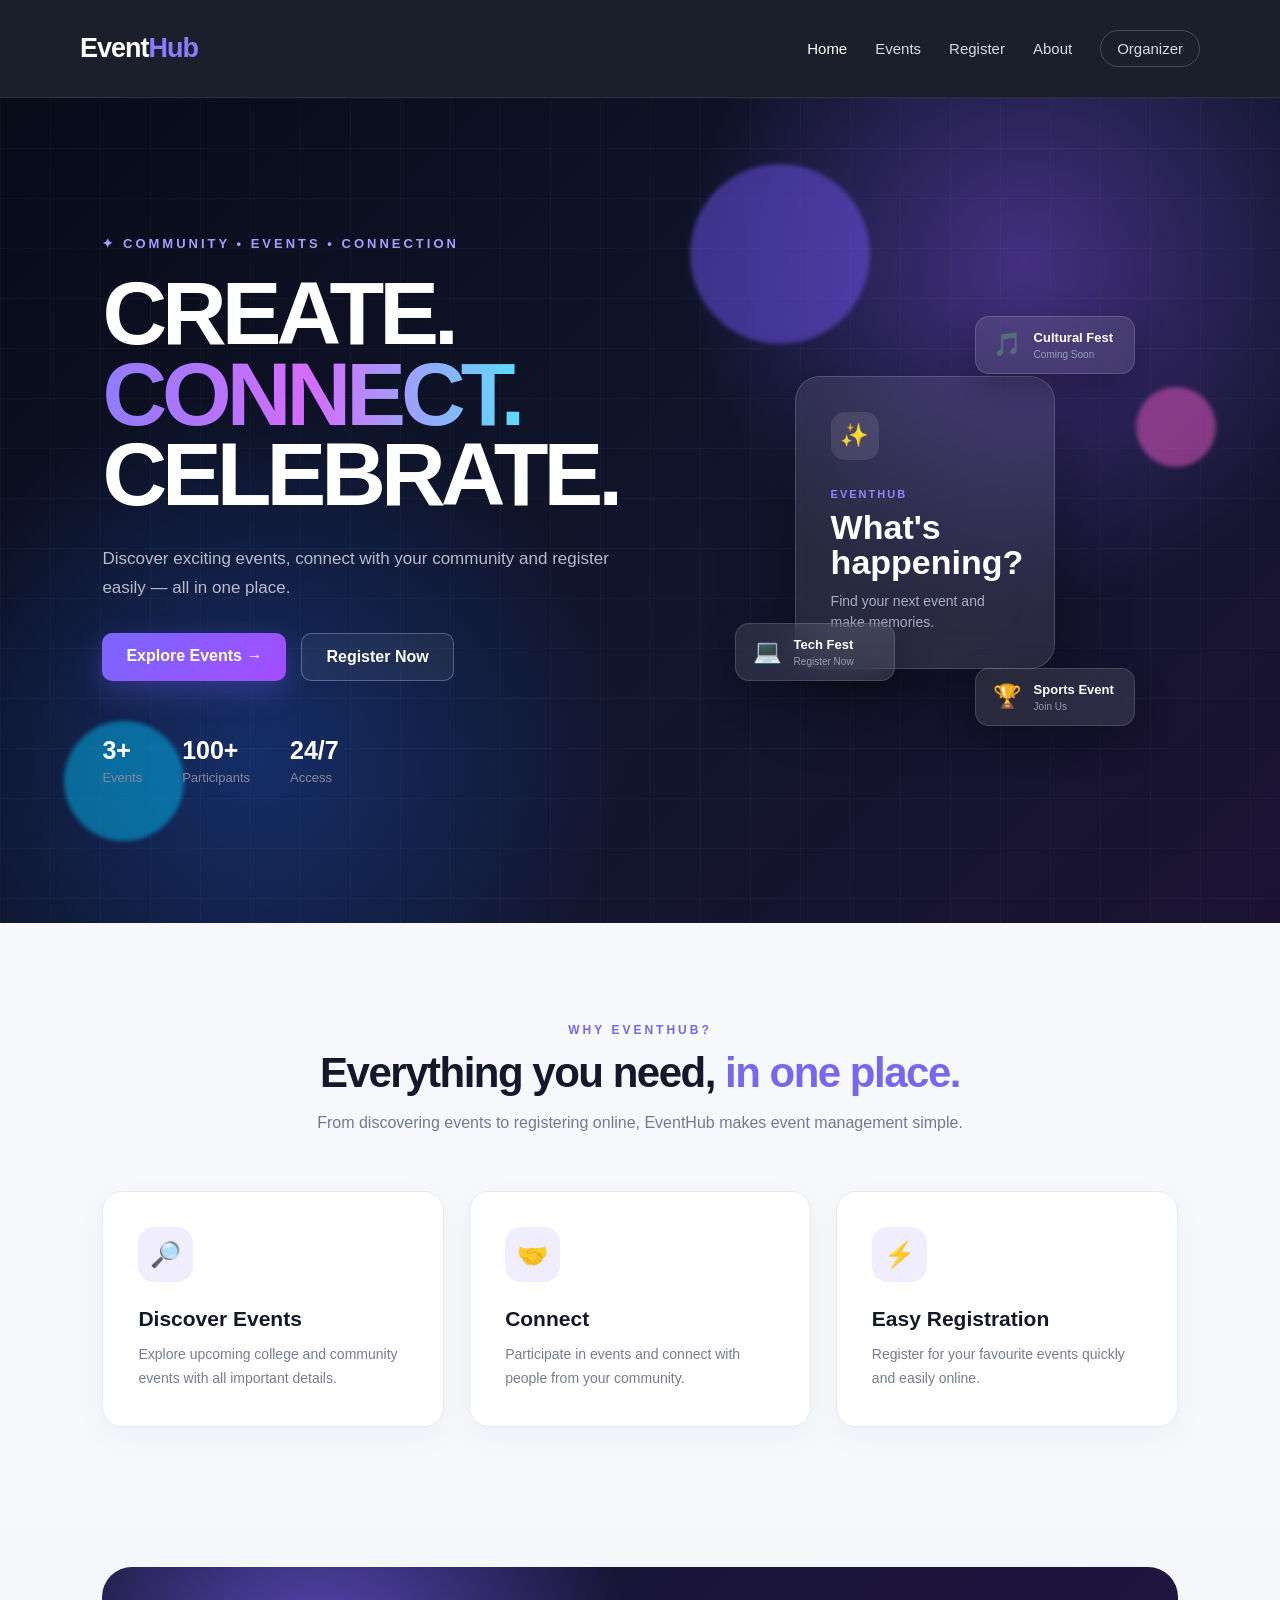
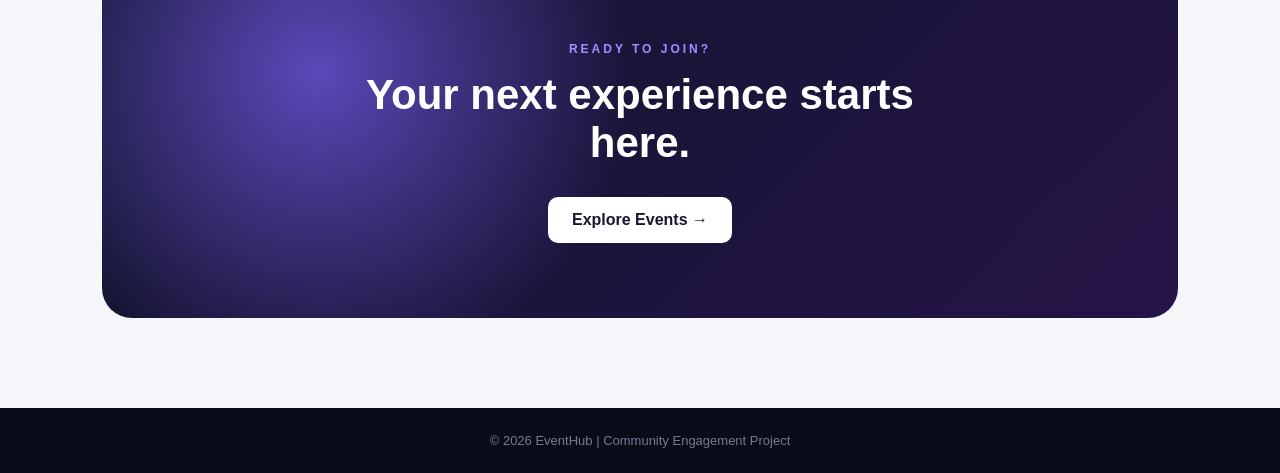
<file: index.html>
<!DOCTYPE html>
<html lang="en">

<head>
    <meta charset="UTF-8">
    <meta name="viewport" content="width=device-width, initial-scale=1.0">

    <title>EventHub | Discover. Connect. Celebrate.</title>

    <link rel="stylesheet" href="style.css">
</head>

<body class="home-page">

    <!-- NAVBAR -->
    <header class="site-header">

        <nav class="site-nav">

            <a href="index.html" class="brand">
                Event<span>Hub</span>
            </a>

            <ul class="site-links">

                <li>
                    <a href="index.html" class="active">Home</a>
                </li>

                <li>
                    <a href="events.html">Events</a>
                </li>

                <li>
                    <a href="register.html">Register</a>
                </li>

                <li>
                    <a href="about.html">About</a>
                </li>

                <li>
                    <a href="admin.html" class="organizer-link">
                        Organizer
                    </a>
                </li>

            </ul>

        </nav>

    </header>


    <!-- HERO SECTION -->
    <main>

        <section class="home-hero">

            <!-- Background glowing circles -->
            <div class="hero-orb orb-one"></div>
            <div class="hero-orb orb-two"></div>
            <div class="hero-orb orb-three"></div>


            <!-- LEFT SIDE -->
            <div class="home-hero-content">

                <p class="hero-small-text">
                    ✦ COMMUNITY • EVENTS • CONNECTION
                </p>

                <h1>
                    CREATE.
                    <br>

                    <span>CONNECT.</span>

                    <br>

                    CELEBRATE.
                </h1>

                <p class="hero-description">
                    Discover exciting events, connect with your community
                    and register easily — all in one place.
                </p>


                <!-- BUTTONS -->
                <div class="hero-actions">

                    <a href="events.html" class="home-btn primary-btn">
                        Explore Events →
                    </a>

                    <a href="register.html" class="home-btn secondary-btn">
                        Register Now
                    </a>

                </div>


                <!-- SMALL STATS -->
                <div class="home-stats">

                    <div class="stat">
                        <h3>3+</h3>
                        <p>Events</p>
                    </div>

                    <div class="stat">
                        <h3>100+</h3>
                        <p>Participants</p>
                    </div>

                    <div class="stat">
                        <h3>24/7</h3>
                        <p>Access</p>
                    </div>

                </div>

            </div>


            <!-- RIGHT SIDE -->
            <div class="hero-visual">

                <div class="floating-card main-card">

                    <div class="card-icon">
                        ✨
                    </div>

                    <p class="card-label">
                        EVENTHUB
                    </p>

                    <h2>
                        What's<br>
                        happening?
                    </h2>

                    <p>
                        Find your next event
                        and make memories.
                    </p>

                </div>


                <div class="floating-card mini-card mini-one">

                    <span>🎵</span>

                    <div>
                        <strong>Cultural Fest</strong>
                        <small>Coming Soon</small>
                    </div>

                </div>


                <div class="floating-card mini-card mini-two">

                    <span>💻</span>

                    <div>
                        <strong>Tech Fest</strong>
                        <small>Register Now</small>
                    </div>

                </div>


                <div class="floating-card mini-card mini-three">

                    <span>🏆</span>

                    <div>
                        <strong>Sports Event</strong>
                        <small>Join Us</small>
                    </div>

                </div>

            </div>

        </section>


        <!-- FEATURES -->
        <section class="home-features">

            <div class="section-heading">

                <p>WHY EVENTHUB?</p>

                <h2>
                    Everything you need,
                    <span>in one place.</span>
                </h2>

                <p class="section-description">
                    From discovering events to registering online,
                    EventHub makes event management simple.
                </p>

            </div>


            <div class="feature-grid">


                <!-- FEATURE 1 -->
                <div class="feature-card">

                    <div class="feature-icon">
                        🔎
                    </div>

                    <h3>
                        Discover Events
                    </h3>

                    <p>
                        Explore upcoming college and community
                        events with all important details.
                    </p>

                </div>


                <!-- FEATURE 2 -->
                <div class="feature-card">

                    <div class="feature-icon">
                        🤝
                    </div>

                    <h3>
                        Connect
                    </h3>

                    <p>
                        Participate in events and connect
                        with people from your community.
                    </p>

                </div>


                <!-- FEATURE 3 -->
                <div class="feature-card">

                    <div class="feature-icon">
                        ⚡
                    </div>

                    <h3>
                        Easy Registration
                    </h3>

                    <p>
                        Register for your favourite events
                        quickly and easily online.
                    </p>

                </div>

            </div>

        </section>


        <!-- FINAL CTA -->
        <section class="home-cta">

            <p>
                READY TO JOIN?
            </p>

            <h2>
                Your next experience
                starts here.
            </h2>

            <a href="events.html" class="home-btn cta-btn">
                Explore Events →
            </a>

        </section>

    </main>


    <!-- FOOTER -->
    <footer class="site-footer">

        <p>
            © 2026 EventHub | Community Engagement Project
        </p>

    </footer>

</body>

</html>
</file>
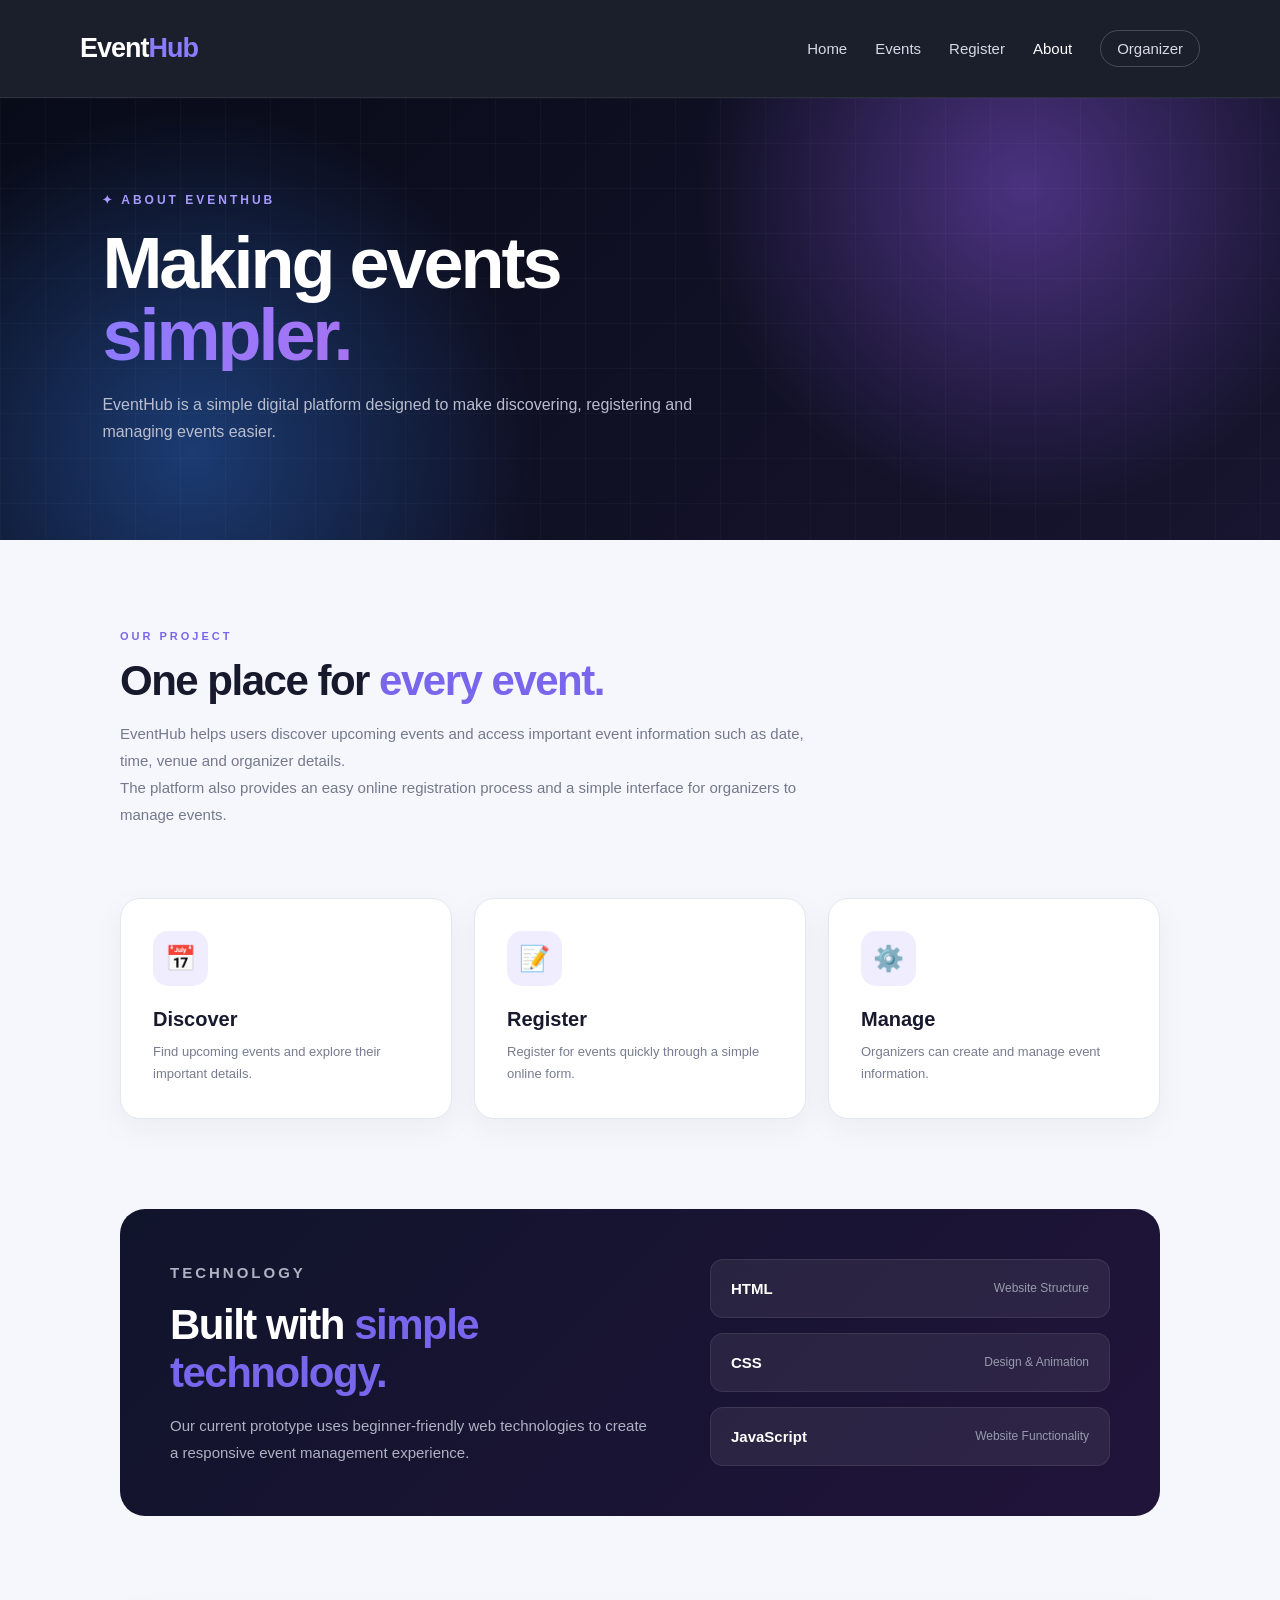
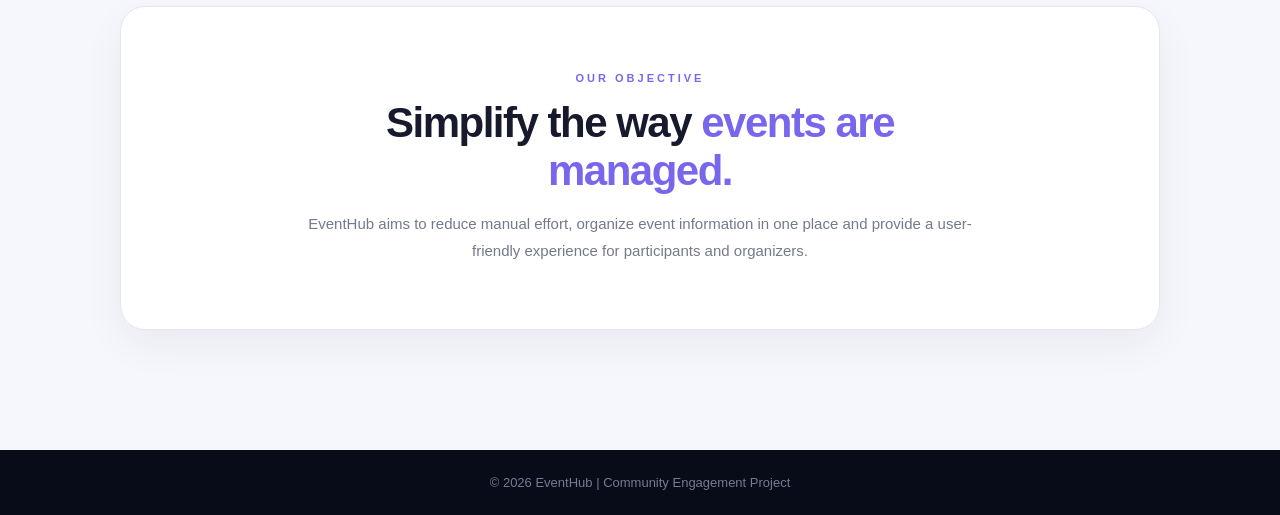
<file: about.html>
<!DOCTYPE html>
<html lang="en">

<head>

    <meta charset="UTF-8">

    <meta name="viewport"
        content="width=device-width, initial-scale=1.0">

    <title>EventHub | About</title>

    <link rel="stylesheet" href="style.css">

</head>


<body class="about-page">


    <!-- NAVIGATION -->

    <header class="site-header">

        <nav class="site-nav">

            <a href="index.html" class="brand">
                Event<span>Hub</span>
            </a>


            <ul class="site-links">

                <li>
                    <a href="index.html">
                        Home
                    </a>
                </li>

                <li>
                    <a href="events.html">
                        Events
                    </a>
                </li>

                <li>
                    <a href="register.html">
                        Register
                    </a>
                </li>

                <li>
                    <a href="about.html"
                       class="active">
                        About
                    </a>
                </li>

                <li>
                    <a href="admin.html"
                       class="organizer-link">
                        Organizer
                    </a>
                </li>

            </ul>

        </nav>

    </header>



    <!-- ABOUT HERO -->

    <section class="about-hero">

        <div class="about-hero-content">

            <p class="about-label">
                ✦ ABOUT EVENTHUB
            </p>


            <h1>
                Making events
                <span>simpler.</span>
            </h1>


            <p>
                EventHub is a simple digital platform
                designed to make discovering,
                registering and managing events easier.
            </p>

        </div>

    </section>



    <!-- ABOUT CONTENT -->

    <main class="about-main">


        <!-- PROJECT INTRODUCTION -->

        <section class="about-intro">

            <div class="about-section-label">
                OUR PROJECT
            </div>


            <h2>
                One place for
                <span>every event.</span>
            </h2>


            <p>
                EventHub helps users discover upcoming
                events and access important event
                information such as date, time,
                venue and organizer details.
            </p>


            <p>
                The platform also provides an easy
                online registration process and a
                simple interface for organizers
                to manage events.
            </p>

        </section>



        <!-- FEATURES -->

        <section class="about-features">

            <div class="about-feature">

                <div class="about-feature-icon">
                    📅
                </div>

                <h3>
                    Discover
                </h3>

                <p>
                    Find upcoming events and
                    explore their important details.
                </p>

            </div>


            <div class="about-feature">

                <div class="about-feature-icon">
                    📝
                </div>

                <h3>
                    Register
                </h3>

                <p>
                    Register for events quickly
                    through a simple online form.
                </p>

            </div>


            <div class="about-feature">

                <div class="about-feature-icon">
                    ⚙️
                </div>

                <h3>
                    Manage
                </h3>

                <p>
                    Organizers can create and
                    manage event information.
                </p>

            </div>

        </section>



        <!-- TECHNOLOGY -->

        <section class="technology-section">

            <div>

                <p class="about-section-label">
                    TECHNOLOGY
                </p>

                <h2>
                    Built with
                    <span>simple technology.</span>
                </h2>

                <p>
                    Our current prototype uses
                    beginner-friendly web technologies
                    to create a responsive event
                    management experience.
                </p>

            </div>


            <div class="tech-list">

                <div class="tech-item">
                    <strong>HTML</strong>
                    <span>Website Structure</span>
                </div>


                <div class="tech-item">
                    <strong>CSS</strong>
                    <span>Design & Animation</span>
                </div>


                <div class="tech-item">
                    <strong>JavaScript</strong>
                    <span>Website Functionality</span>
                </div>

            </div>

        </section>



        <!-- OBJECTIVE -->

        <section class="about-objective">

            <p class="about-section-label">
                OUR OBJECTIVE
            </p>

            <h2>
                Simplify the way
                <span>events are managed.</span>
            </h2>

            <p>
                EventHub aims to reduce manual effort,
                organize event information in one place
                and provide a user-friendly experience
                for participants and organizers.
            </p>

        </section>


    </main>



    <!-- FOOTER -->

    <footer class="site-footer">

        <p>
            © 2026 EventHub | Community Engagement Project
        </p>

    </footer>


</body>

</html>
</file>
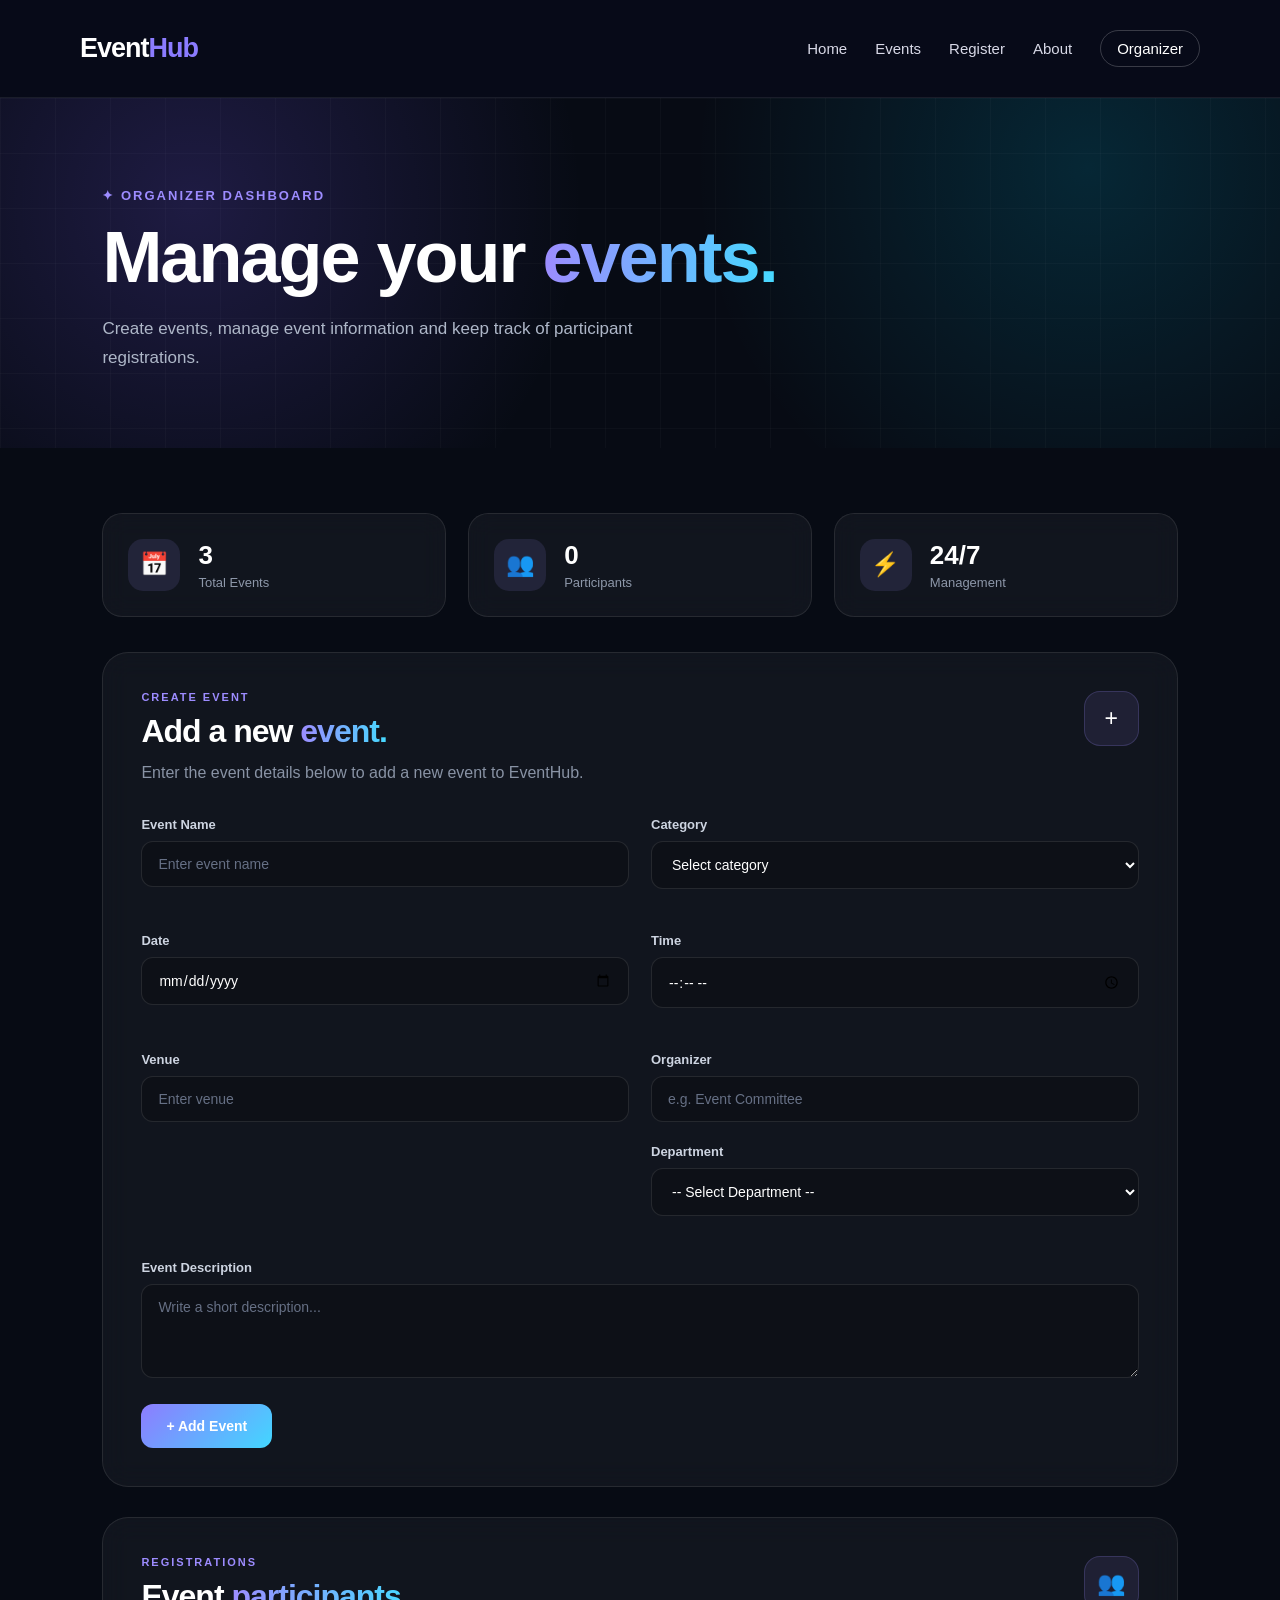
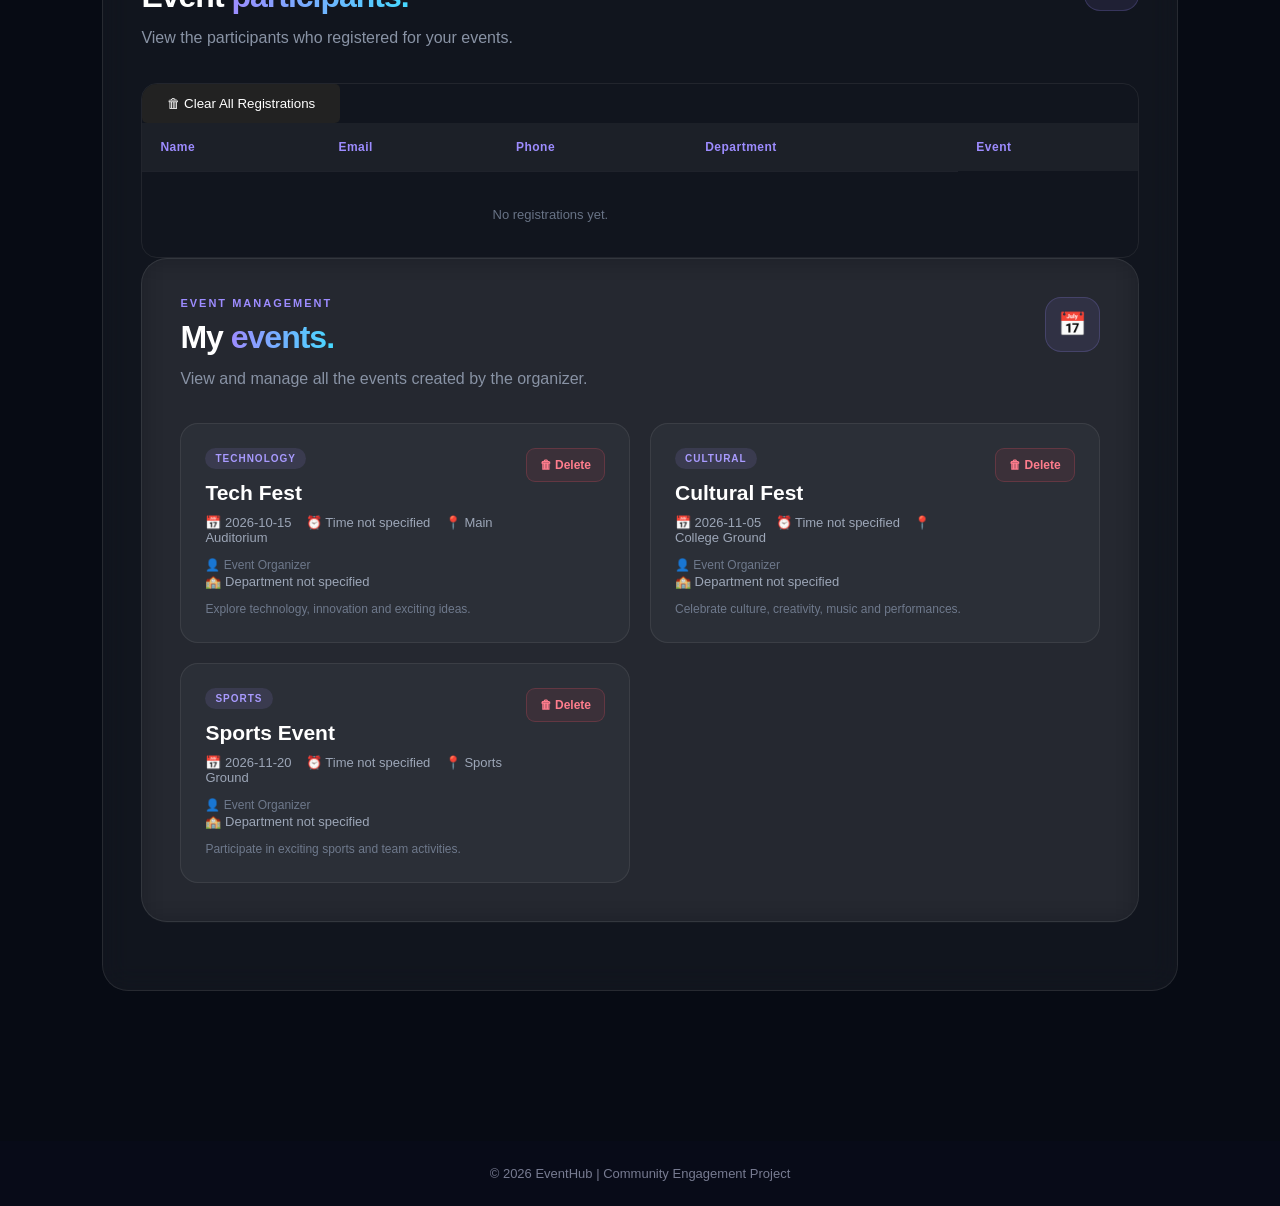
<file: admin.html>
<!DOCTYPE html>
<html lang="en">
<head>
    <meta charset="UTF-8">
    <meta name="viewport" content="width=device-width, initial-scale=1.0">

    <title>EventHub | Organizer</title>

    <link rel="stylesheet" href="style.css">
</head>

<body class="admin-page">

    <!-- NAVBAR -->
    <header class="site-header">
        <nav class="site-nav">

            <a href="index.html" class="brand">
                Event<span>Hub</span>
            </a>

            <ul class="site-links">
                <li><a href="index.html">Home</a></li>
                <li><a href="events.html">Events</a></li>
                <li><a href="register.html">Register</a></li>
                <li><a href="about.html">About</a></li>
                <li>
                    <a href="admin.html" class="organizer-link active">
                        Organizer
                    </a>
                </li>
            </ul>

        </nav>
    </header>


    <!-- ADMIN HERO -->
    <section class="admin-hero">

        <div class="admin-hero-content">

            <p class="admin-label">✦ ORGANIZER DASHBOARD</p>

            <h1>
                Manage your <span>events.</span>
            </h1>

            <p>
                Create events, manage event information and
                keep track of participant registrations.
            </p>

        </div>

    </section>


    <!-- DASHBOARD -->
    <main class="admin-main">

        <!-- STATS -->
        <section class="admin-stats">

            <div class="admin-stat-card">
                <span class="stat-icon">📅</span>
                <div>
                    <h3 id="eventCount">3</h3>
                    <p>Total Events</p>
                </div>
            </div>

            <div class="admin-stat-card">
                <span class="stat-icon">👥</span>
                <div>
                    <h3 id="participantCount">0</h3>
                    <p>Participants</p>
                </div>
            </div>

            <div class="admin-stat-card">
                <span class="stat-icon">⚡</span>
                <div>
                    <h3>24/7</h3>
                    <p>Management</p>
                </div>
            </div>

        </section>


        <!-- ADD EVENT -->
        <section class="admin-card">

            <div class="admin-card-heading">

                <div>
                    <p class="admin-section-label">CREATE EVENT</p>

                    <h2>
                        Add a new <span>event.</span>
                    </h2>

                    <p>
                        Enter the event details below to add
                        a new event to EventHub.
                    </p>
                </div>

                <div class="admin-heading-icon">
                    +
                </div>

            </div>


            <form id="eventForm" class="admin-form">

                <div class="admin-form-grid">

                    <div class="admin-field">
                        <label for="eventName">
                            Event Name
                        </label>

                        <input
                            type="text"
                            id="eventName"
                            placeholder="Enter event name"
                            required
                        >
                    </div>


                    <div class="admin-field">
                        <label for="eventCategory">
                            Category
                        </label>

                        <select id="eventCategory" required>
                            <option value="">
                                Select category
                            </option>

                            <option value="Technology">
                                Technology
                            </option>

                            <option value="Cultural">
                                Cultural
                            </option>

                            <option value="Sports">
                                Sports
                            </option>

                            <option value="Other">
                                Other
                            </option>
                        </select>
                    </div>


                    <div class="admin-field">
                        <label for="eventDate">
                            Date
                        </label>

                        <input
                            type="date"
                            id="eventDate"
                            required
                        >
                    </div>
<div class="admin-field">
    <label for="eventTime">
        Time
    </label>

    <input
        type="time"
        id="eventTime"
        required
    >
</div>

                    <div class="admin-field">
                        <label for="eventVenue">
                            Venue
                        </label>

                        <input
                            type="text"
                            id="eventVenue"
                            placeholder="Enter venue"
                            required
                        >
                    </div>
<div class="admin-field">
    <div class="admin-field">

    <label for="eventOrganizer">
        Organizer
    </label>

    <input
        type="text"
        id="eventOrganizer"
        placeholder="e.g. Event Committee"
        required
    >

</div>


<div class="admin-field">

    <label for="eventDepartment">
        Department
    </label>

    <select id="eventDepartment" required>
        <option value="">
            -- Select Department --
        </option>

        <option value="Computer Engineering">
            Computer Engineering
        </option>

        <option value="Artificial Intelligence & Data Science (AIDS)">
            Artificial Intelligence & Data Science (AIDS)
        </option>

        <option value="Artificial Intelligence & Machine Learning (AIML)">
            Artificial Intelligence & Machine Learning (AIML)
        </option>

        <option value="Civil Engineering">
            Civil Engineering
        </option>

        <option value="Mechanical Engineering">
            Mechanical Engineering
        </option>

        <option value="Electrical Engineering">
            Electrical Engineering
        </option>

        <option value="ENTC Engineering">
            ENTC Engineering
        </option>

        <option value="Other">
            Other
        </option>

    </select>

</div>
</div>
                </div>


                <div class="admin-field">
                    <label for="eventDescription">
                        Event Description
                    </label>

                    <textarea
                        id="eventDescription"
                        rows="4"
                        placeholder="Write a short description..."
                    ></textarea>
                </div>


                <button
                    type="submit"
                    class="admin-submit"
                >
                    + Add Event
                </button>

            </form>

        </section>


        <!-- PARTICIPANTS -->
        <section class="admin-card participants-card">

            <div class="admin-card-heading">

                <div>
                    <p class="admin-section-label">
                        REGISTRATIONS
                    </p>

                    <h2>
                        Event <span>participants.</span>
                    </h2>

                    <p>
                        View the participants who registered
                        for your events.
                    </p>
                </div>

                <div class="admin-heading-icon">
                    👥
                </div>

            </div>


            <div class="table-wrapper">
<button
    type="button"
    class="clear-registration-btn"
    onclick="clearRegistrations()"
>
    🗑 Clear All Registrations
</button>
                <table class="participants-table">

                    <thead>
                        <tr>
                            <th>Name</th>
                            <th>Email</th>
                            <th>Phone</th>
                            <th>Department</th>
                            <th>Event</th>
                        </tr>
                    </thead>

                    <tbody id="participantTableBody">

                        <tr>
                            <td colspan="4" class="empty-row">
                                No registrations yet.
                            </td>
                        </tr>

                    </tbody>

                </table>

            </div>
<!-- MY EVENTS -->
<section class="admin-card">

    <div class="admin-card-heading">

        <div>
            <p class="admin-section-label">
                EVENT MANAGEMENT
            </p>

            <h2>
                My <span>events.</span>
            </h2>

            <p>
                View and manage all the events created by the organizer.
            </p>
        </div>

        <div class="admin-heading-icon">
            📅
        </div>

    </div>


    <div id="adminEventContainer" class="admin-event-container">

        <!-- Events will appear here -->

    </div>

</section>
        </section>

    </main>


    <!-- FOOTER -->
    <footer class="site-footer">
        <p>
            © 2026 EventHub | Community Engagement Project
        </p>
    </footer>


    <script src="script.js"></script>

</body>
</html>
</file>
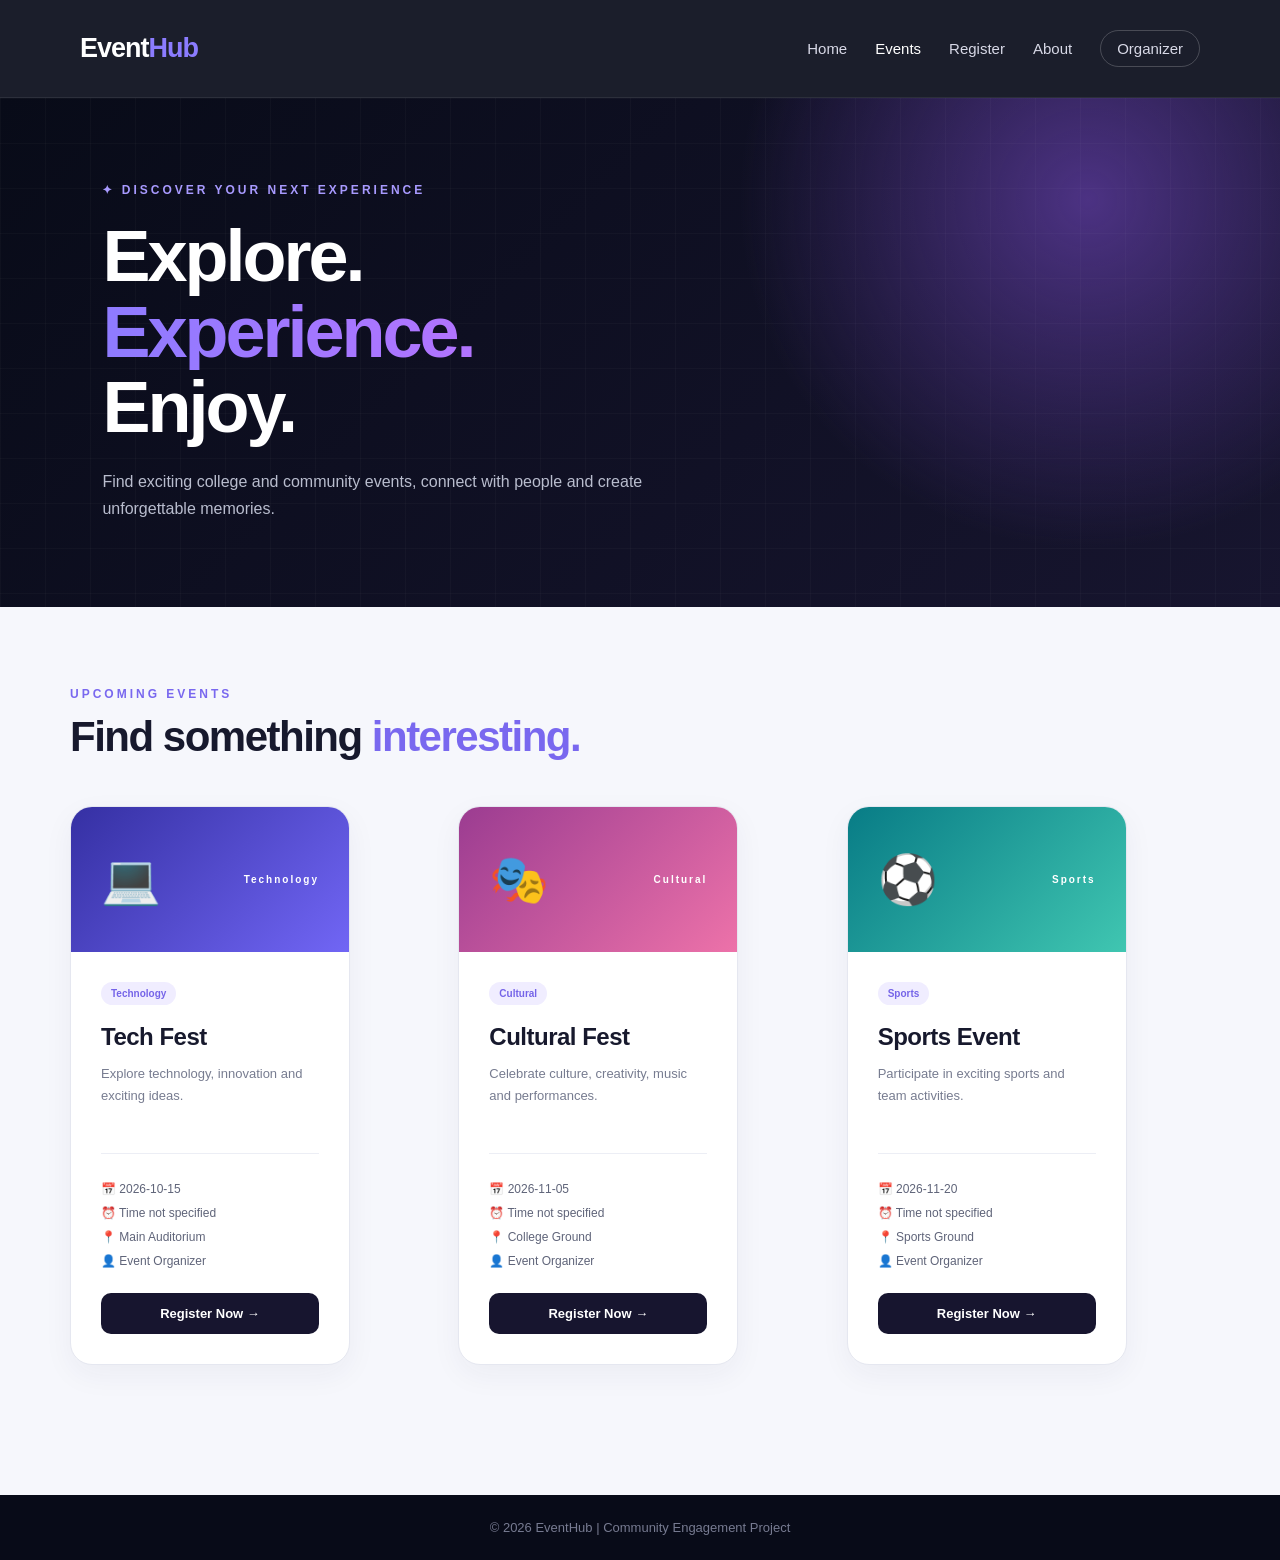
<file: events.html>
<!DOCTYPE html>
<html lang="en">

<head>
    <meta charset="UTF-8">
    <meta name="viewport" content="width=device-width, initial-scale=1.0">

    <title>EventHub | Explore Events</title>

    <link rel="stylesheet" href="style.css">
</head>

<body class="events-page">

    <!-- NAVIGATION -->
    <header class="site-header">

        <nav class="site-nav">

            <a href="index.html" class="brand">
                Event<span>Hub</span>
            </a>

            <ul class="site-links">

                <li>
                    <a href="index.html">Home</a>
                </li>

                <li>
                    <a href="events.html" class="active">Events</a>
                </li>

                <li>
                    <a href="register.html">Register</a>
                </li>

                <li>
                    <a href="about.html">About</a>
                </li>

                <li>
                    <a href="admin.html" class="organizer-link">
                        Organizer
                    </a>
                </li>

            </ul>

        </nav>

    </header>


    <!-- EVENTS HERO -->
    <section class="events-hero">

        <div class="events-hero-content">

            <p class="events-label">
                ✦ DISCOVER YOUR NEXT EXPERIENCE
            </p>

            <h1>
                Explore.
                <span>Experience.</span>
                Enjoy.
            </h1>

            <p>
                Find exciting college and community events,
                connect with people and create unforgettable memories.
            </p>

        </div>

    </section>


    <!-- EVENTS SECTION -->
    <main class="events-main">

        <div class="events-heading">

            <div>
                <p class="section-tag">UPCOMING EVENTS</p>

                <h2>
                    Find something
                    <span>interesting.</span>
                </h2>
            </div>

            <p class="events-count">

            </p>                

        </div>

         <!-- DYNAMIC EVENT CARDS -->

<div id="eventContainer" class="event-container">

    <!-- JavaScript will load events here -->

</div>
 


        </div>

    </main>


    <!-- FOOTER -->
    <footer class="site-footer">

        <p>
            © 2026 EventHub | Community Engagement Project
        </p>

    </footer>
<script src="script.js"></script>

</body>

</html>
</file>
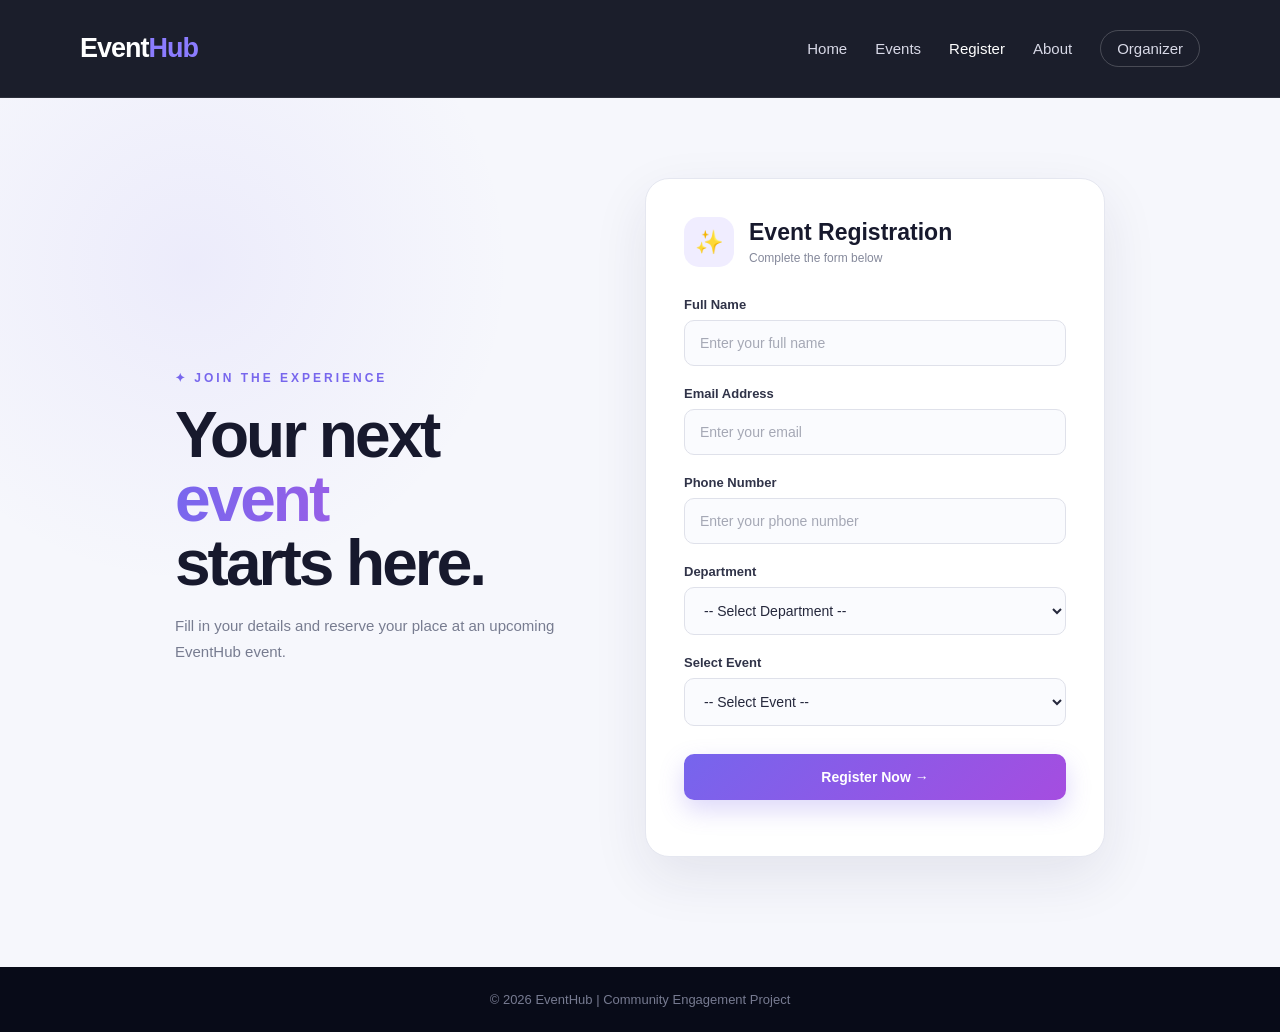
<file: register.html>
<!DOCTYPE html>
<html lang="en">

<head>
    <meta charset="UTF-8">
    <meta name="viewport" content="width=device-width, initial-scale=1.0">

    <title>EventHub | Register</title>

    <link rel="stylesheet" href="style.css">
</head>

<body class="register-page">

    <!-- NAVIGATION -->
    <header class="site-header">

        <nav class="site-nav">

            <a href="index.html" class="brand">
                Event<span>Hub</span>
            </a>

            <ul class="site-links">

                <li>
                    <a href="index.html">Home</a>
                </li>

                <li>
                    <a href="events.html">Events</a>
                </li>

                <li>
                    <a href="register.html" class="active">Register</a>
                </li>

                <li>
                    <a href="about.html">About</a>
                </li>

                <li>
                    <a href="admin.html" class="organizer-link">
                        Organizer
                    </a>
                </li>

            </ul>

        </nav>

    </header>


    <!-- REGISTRATION PAGE -->

    <main class="register-main">

        <div class="register-intro">

            <p class="register-label">
                ✦ JOIN THE EXPERIENCE
            </p>

            <h1>
                Your next
                <span>event</span>
                starts here.
            </h1>

            <p>
                Fill in your details and reserve your place
                at an upcoming EventHub event.
            </p>

        </div>


        <!-- FORM CARD -->

        <section class="register-card">

            <div class="register-card-header">

                <div class="register-icon">
                    ✨
                </div>

                <div>
                    <h2>Event Registration</h2>

                    <p>
                        Complete the form below
                    </p>
                </div>

            </div>


            <form id="registrationForm">

                <div class="form-group">

                    <label for="name">
                        Full Name
                    </label>

                    <input
                        type="text"
                        id="name"
                        placeholder="Enter your full name"
                        required
                    >

                </div>


                <div class="form-group">

                    <label for="email">
                        Email Address
                    </label>

                    <input
                        type="email"
                        id="email"
                        placeholder="Enter your email"
                        required
                    >

                </div>


                <div class="form-group">

                    <label for="phone">
                        Phone Number
                    </label>

                    <input
                        type="tel"
                        id="phone"
                        placeholder="Enter your phone number"
                        required
                    >

                </div>

    <div class="form-group">

    <label for="department">
        Department
    </label>

    <select id="department" required>

        <option value="">
            -- Select Department --
        </option>

        <option value="Computer Engineering">
            Computer Engineering
        </option>

        <option value="AIDS">
            Artificial Intelligence & Data Science (AIDS)
        </option>

        <option value="AIML">
            Artificial Intelligence & Machine Learning (AIML)
        </option>

        <option value="Civil Engineering">
            Civil Engineering
        </option>

        <option value="Mechanical Engineering">
            Mechanical Engineering
        </option>

        <option value="Electrical Engineering">
            Electrical Engineering
        </option>

        <option value="ENTC Engineering">
            ENTC Engineering
        </option>

        <option value="Other">
            Other
        </option>

    </select>

</div>



                <div class="form-group">

                    <label for="event">
                        Select Event
                    </label>

                    <select id="event" required>

    <option value="">
        -- Select Event --
    </option>

</select>

                </div>


                <button
                    type="submit"
                    class="register-submit"
                >
                    Register Now →
                </button>

            </form>


            <p id="message"></p>

        </section>

    </main>


    <!-- FOOTER -->

    <footer class="site-footer">

        <p>
            © 2026 EventHub | Community Engagement Project
        </p>

    </footer>


    <!-- EXISTING JAVASCRIPT -->

    <script src="script.js"></script>

</body>

</html>
</file>
<file: style.css>
* {
    margin: 0;
    padding: 0;
    box-sizing: border-box;
}

body {
    font-family: Arial, sans-serif;
    background-color: #f5f5f5;
}


/* Navigation */

header {
    background-color: #222;
    padding: 15px 50px;
}

nav {
    display: flex;
    justify-content: space-between;
    align-items: center;
}

nav h2 {
    color: white;
}

nav ul {
    display: flex;
    list-style: none;
    gap: 25px;
}

nav ul li a {
    color: white;
    text-decoration: none;
}


/* Hero Section */

.hero {
    text-align: center;
    padding: 80px 20px;
    background-color: #e8f0ff;
}

.hero-content h1 {
    font-size: 45px;
    margin-bottom: 20px;
}

.hero-content p {
    font-size: 18px;
    margin-bottom: 25px;
}

button {
    padding: 12px 25px;
    border: none;
    border-radius: 5px;
    background-color: #222;
    color: white;
    cursor: pointer;
}


/* Events */

.events {
    padding: 50px;
    text-align: center;
}

.events h2 {
    margin-bottom: 30px;
}

.event-container {
    display: flex;
    justify-content: center;
    gap: 25px;
    flex-wrap: wrap;
}

.event-card {
    background-color: white;
    width: 280px;
    padding: 25px;
    border-radius: 10px;
    box-shadow: 0 3px 10px rgba(0, 0, 0, 0.1);
}

.event-card h3 {
    margin-bottom: 15px;
}

.event-card p {
    margin: 10px 0;
}

.event-card button {
    margin-top: 15px;
}


/* Footer */

footer {
    text-align: center;
    background-color: #222;
    color: white;
    padding: 20px;
    margin-top: 30px;
}
/* Registration Page */

.registration {
    width: 400px;
    margin: 50px auto;
    background-color: white;
    padding: 30px;
    border-radius: 10px;
    box-shadow: 0 3px 10px rgba(0, 0, 0, 0.1);
}

.registration h1 {
    text-align: center;
    margin-bottom: 25px;
}

.registration label {
    display: block;
    margin-top: 15px;
    margin-bottom: 5px;
}

.registration input,
.registration select {
    width: 100%;
    padding: 10px;
    border: 1px solid #ccc;
    border-radius: 5px;
}

.registration button {
    width: 100%;
    margin-top: 20px;
}

#message {
    text-align: center;
    margin-top: 20px;
}
/* Admin Dashboard */

.admin {
    padding: 50px;
    max-width: 900px;
    margin: auto;
}

.admin h1 {
    text-align: center;
    margin-bottom: 10px;
}

.admin > p {
    text-align: center;
    margin-bottom: 30px;
}

.admin-box {
    background-color: white;
    padding: 30px;
    border-radius: 10px;
    box-shadow: 0 3px 10px rgba(0, 0, 0, 0.1);
}

.admin-box h2 {
    margin-bottom: 20px;
}

.admin-box label {
    display: block;
    margin-top: 15px;
    margin-bottom: 5px;
}

.admin-box input {
    width: 100%;
    padding: 10px;
    border: 1px solid #ccc;
    border-radius: 5px;
}

.admin-box button {
    margin-top: 20px;
}

.event-list {
    margin-top: 40px;
}

.event-list h2 {
    margin-bottom: 20px;
}
/* Participants Table */

.participants {
    margin-top: 40px;
    background-color: white;
    padding: 25px;
    border-radius: 10px;
    box-shadow: 0 3px 10px rgba(0, 0, 0, 0.1);
}

.participants h2 {
    margin-bottom: 20px;
}

.participants table {
    width: 100%;
    border-collapse: collapse;
}

.participants th,
.participants td {
    border: 1px solid #ddd;
    padding: 12px;
    text-align: left;
}

.participants th {
    background-color: #222;
    color: white;
}
/* =========================================
   EVENTHUB - NEW HOME PAGE DESIGN
   ========================================= */

.home-page {
    margin: 0;
    font-family: Arial, Helvetica, sans-serif;
    background: #f5f7fb;
    color: #15172b;
}


/* ================= NAVBAR ================= */

.site-header {
    position: sticky;
    top: 0;
    z-index: 1000;
    background: rgba(8, 11, 25, 0.92);
    backdrop-filter: blur(15px);
    border-bottom: 1px solid rgba(255,255,255,0.08);
}

.site-nav {
    max-width: 1200px;
    margin: auto;
    padding: 18px 30px;

    display: flex;
    align-items: center;
    justify-content: space-between;
}

.brand {
    color: white;
    text-decoration: none;
    font-size: 27px;
    font-weight: 800;
    letter-spacing: -1px;
}

.brand span {
    color: #8b7cff;
}

.site-links {
    list-style: none;
    display: flex;
    gap: 28px;
    margin: 0;
    padding: 0;
    align-items: center;
}

.site-links a {
    color: #d8d9e7;
    text-decoration: none;
    font-size: 15px;
    font-weight: 500;

    transition: 0.3s ease;
}

.site-links a:hover,
.site-links a.active {
    color: white;
}

.organizer-link {
    padding: 9px 16px;
    border: 1px solid rgba(255,255,255,0.2);
    border-radius: 20px;
}


/* ================= HERO ================= */

.home-hero {
    min-height: calc(100vh - 75px);

    position: relative;
    overflow: hidden;

    display: flex;
    align-items: center;
    justify-content: space-between;

    padding: 70px 8%;

    color: white;

    background:
        radial-gradient(circle at 80% 20%, #423080 0%, transparent 28%),
        radial-gradient(circle at 20% 80%, #152e68 0%, transparent 30%),
        linear-gradient(135deg, #080b18, #11162d 55%, #1b1233);
}


/* Background grid */

.home-hero::before {
    content: "";

    position: absolute;
    inset: 0;

    background-image:
        linear-gradient(rgba(255,255,255,0.025) 1px, transparent 1px),
        linear-gradient(90deg, rgba(255,255,255,0.025) 1px, transparent 1px);

    background-size: 50px 50px;

    pointer-events: none;
}


/* Glowing circles */

.hero-orb {
    position: absolute;
    border-radius: 50%;
    filter: blur(2px);
    opacity: 0.45;
    animation: floating 7s ease-in-out infinite;
}

.orb-one {
    width: 180px;
    height: 180px;
    background: #7658ff;
    top: 8%;
    right: 32%;
}

.orb-two {
    width: 120px;
    height: 120px;
    background: #00c6ff;
    bottom: 10%;
    left: 5%;
    animation-delay: 2s;
}

.orb-three {
    width: 80px;
    height: 80px;
    background: #ff5ccf;
    top: 35%;
    right: 5%;
    animation-delay: 4s;
}


/* ================= HERO CONTENT ================= */

.home-hero-content {
    position: relative;
    z-index: 2;

    max-width: 650px;

    animation: fadeUp 1s ease;
}

.hero-small-text {
    color: #a99cff;
    font-size: 13px;
    font-weight: 700;
    letter-spacing: 3px;
    margin-bottom: 22px;
}

.home-hero h1 {
    margin: 0;

    font-size: clamp(55px, 7vw, 92px);
    line-height: 0.9;

    font-weight: 900;
    letter-spacing: -5px;
}

.home-hero h1 span {
    background: linear-gradient(
        90deg,
        #8f7cff,
        #d66cff,
        #5ddcff
    );

    -webkit-background-clip: text;
    -webkit-text-fill-color: transparent;
}

.hero-description {
    max-width: 540px;

    margin: 30px 0;

    color: #b8bbca;

    font-size: 17px;
    line-height: 1.7;
}


/* ================= BUTTONS ================= */

.hero-actions {
    display: flex;
    gap: 15px;
    flex-wrap: wrap;
}

.home-btn {
    display: inline-block;

    padding: 14px 24px;

    border-radius: 10px;

    text-decoration: none;

    font-weight: 700;

    transition: 0.3s ease;
}

.primary-btn {
    color: white;

    background: linear-gradient(
        135deg,
        #7967ff,
        #a34cff
    );

    box-shadow: 0 10px 30px rgba(121,103,255,0.3);
}

.primary-btn:hover {
    transform: translateY(-3px);
    box-shadow: 0 15px 35px rgba(121,103,255,0.45);
}

.secondary-btn {
    color: white;

    border: 1px solid rgba(255,255,255,0.25);

    background: rgba(255,255,255,0.06);
}

.secondary-btn:hover {
    background: rgba(255,255,255,0.12);
    transform: translateY(-3px);
}


/* ================= STATS ================= */

.home-stats {
    display: flex;
    gap: 40px;
    margin-top: 55px;
}

.stat h3 {
    margin: 0;

    font-size: 25px;
    color: white;
}

.stat p {
    margin: 5px 0 0;

    font-size: 13px;
    color: #85899e;
}


/* ================= HERO VISUAL ================= */

.hero-visual {
    position: relative;

    width: 400px;
    height: 430px;

    margin-right: 4%;

    animation: fadeIn 1.2s ease;
}


/* Main glass card */

.main-card {
    position: absolute;

    width: 260px;

    top: 80px;
    left: 60px;

    padding: 35px;

    border-radius: 25px;

    background: rgba(255,255,255,0.09);

    border: 1px solid rgba(255,255,255,0.16);

    backdrop-filter: blur(20px);

    box-shadow:
        0 30px 70px rgba(0,0,0,0.35);

    animation: cardFloat 5s ease-in-out infinite;
}

.card-icon {
    width: 48px;
    height: 48px;

    display: flex;
    align-items: center;
    justify-content: center;

    border-radius: 14px;

    background: rgba(255,255,255,0.1);

    font-size: 23px;
}

.card-label {
    color: #9285ff;
    font-size: 11px;
    letter-spacing: 2px;
    font-weight: bold;
    margin-top: 28px;
}

.main-card h2 {
    font-size: 34px;
    line-height: 1.05;
    margin: 10px 0;
}

.main-card p:last-child {
    color: #aaaec0;
    font-size: 14px;
    line-height: 1.5;
}


/* Floating mini cards */

.mini-card {
    position: absolute;

    display: flex;
    align-items: center;
    gap: 12px;

    padding: 13px 17px;

    border-radius: 14px;

    background: rgba(255,255,255,0.1);

    border: 1px solid rgba(255,255,255,0.14);

    backdrop-filter: blur(18px);

    box-shadow: 0 15px 35px rgba(0,0,0,0.25);

    min-width: 160px;
}

.mini-card span {
    font-size: 23px;
}

.mini-card strong {
    display: block;
    color: white;
    font-size: 13px;
}

.mini-card small {
    display: block;
    color: #999db2;
    margin-top: 4px;
    font-size: 10px;
}

.mini-one {
    top: 20px;
    right: 0;

    animation: cardFloat 5s ease-in-out infinite;
}

.mini-two {
    bottom: 45px;
    left: 0;

    animation: cardFloat 6s ease-in-out infinite;
    animation-delay: 1s;
}

.mini-three {
    bottom: 0;
    right: 0;

    animation: cardFloat 5.5s ease-in-out infinite;
    animation-delay: 2s;
}


/* ================= FEATURES ================= */

.home-features {
    padding: 100px 8%;

    background: #f7f8fc;
}

.section-heading {
    max-width: 650px;
    margin: auto;

    text-align: center;
}

.section-heading > p:first-child {
    color: #7666ed;

    font-size: 12px;

    font-weight: 800;

    letter-spacing: 3px;
}

.section-heading h2 {
    margin: 12px 0;

    font-size: 42px;
    letter-spacing: -1.5px;
}

.section-heading h2 span {
    color: #7867ee;
}

.section-description {
    color: #74798c;
    line-height: 1.7;
}


/* Feature cards */

.feature-grid {
    max-width: 1100px;

    margin: 55px auto 0;

    display: grid;

    grid-template-columns:
        repeat(3, 1fr);

    gap: 25px;
}

.feature-card {
    padding: 35px;

    border-radius: 20px;

    background: white;

    border: 1px solid #e8eaf1;

    transition: 0.35s ease;

    box-shadow:
        0 10px 30px rgba(25,30,60,0.04);
}

.feature-card:hover {
    transform: translateY(-10px);

    box-shadow:
        0 20px 45px rgba(25,30,60,0.12);
}

.feature-icon {
    width: 55px;
    height: 55px;

    display: flex;
    align-items: center;
    justify-content: center;

    border-radius: 16px;

    background: #f0edff;

    font-size: 25px;

    margin-bottom: 25px;
}

.feature-card h3 {
    font-size: 21px;
    margin-bottom: 12px;
}

.feature-card p {
    color: #777c8e;

    line-height: 1.7;

    font-size: 14px;
}


/* ================= CTA ================= */

.home-cta {
    margin: 40px 8% 90px;

    padding: 75px 30px;

    text-align: center;

    color: white;

    border-radius: 30px;

    background:
        radial-gradient(circle at 20% 30%, #5b48b9, transparent 35%),
        linear-gradient(135deg, #11152d, #251447);

    overflow: hidden;
}

.home-cta p {
    color: #9d91ff;

    font-size: 12px;

    font-weight: bold;

    letter-spacing: 3px;
}

.home-cta h2 {
    font-size: 42px;

    max-width: 600px;

    margin: 15px auto 30px;
}

.cta-btn {
    color: white;

    background: white;

    color: #19162d;
}

.cta-btn:hover {
    transform: translateY(-3px);
}


/* ================= FOOTER ================= */

.site-footer {
    padding: 25px;

    text-align: center;

    background: #080b18;

    color: #777b91;

    font-size: 13px;
}


/* ================= ANIMATIONS ================= */

@keyframes fadeUp {

    from {
        opacity: 0;
        transform: translateY(30px);
    }

    to {
        opacity: 1;
        transform: translateY(0);
    }

}

@keyframes fadeIn {

    from {
        opacity: 0;
        transform: translateX(40px);
    }

    to {
        opacity: 1;
        transform: translateX(0);
    }

}

@keyframes floating {

    0%, 100% {
        transform: translateY(0);
    }

    50% {
        transform: translateY(-25px);
    }

}

@keyframes cardFloat {

    0%, 100% {
        transform: translateY(0);
    }

    50% {
        transform: translateY(-12px);
    }

}


/* ================= MOBILE ================= */

@media (max-width: 900px) {

    .home-hero {
        flex-direction: column;

        text-align: center;

        padding: 70px 25px;
    }

    .home-hero-content {
        max-width: 700px;
    }

    .hero-actions {
        justify-content: center;
    }

    .home-stats {
        justify-content: center;
    }

    .hero-visual {
        margin-top: 60px;
        margin-right: 0;

        transform: scale(0.85);
    }

    .feature-grid {
        grid-template-columns: 1fr;
        max-width: 500px;
    }

}


@media (max-width: 650px) {

    .site-nav {
        padding: 15px 18px;
    }

    .site-links {
        gap: 12px;
    }

    .site-links a {
        font-size: 12px;
    }

    .organizer-link {
        display: none;
    }

    .home-hero h1 {
        font-size: 52px;
        letter-spacing: -3px;
    }

    .hero-description {
        font-size: 15px;
    }

    .hero-visual {
        transform: scale(0.7);
        margin-top: 20px;
    }

    .section-heading h2 {
        font-size: 32px;
    }

    .home-cta h2 {
        font-size: 32px;
    }

}

/* =========================================
   EVENTHUB - EVENTS PAGE DESIGN
   ========================================= */

.events-page {
    margin: 0;
    font-family: Arial, Helvetica, sans-serif;
    background: #f6f7fc;
    color: #17192d;
}


/* ================= EVENTS HERO ================= */

.events-hero {
    position: relative;
    overflow: hidden;

    padding: 85px 8%;

    color: white;

    background:
        radial-gradient(circle at 85% 20%, #4c3283, transparent 30%),
        linear-gradient(135deg, #080b18, #17152f);
}

.events-hero::before {
    content: "";

    position: absolute;
    inset: 0;

    background-image:
        linear-gradient(rgba(255,255,255,0.025) 1px, transparent 1px),
        linear-gradient(90deg, rgba(255,255,255,0.025) 1px, transparent 1px);

    background-size: 45px 45px;
}

.events-hero-content {
    position: relative;
    z-index: 1;

    max-width: 800px;

    animation: fadeUp 0.8s ease;
}

.events-label {
    color: #a89aff;

    font-size: 12px;
    font-weight: bold;
    letter-spacing: 3px;
}

.events-hero h1 {
    margin: 22px 0;

    font-size: clamp(42px, 6vw, 72px);

    line-height: 1.05;
    letter-spacing: -3px;
}

.events-hero h1 span {
    display: block;

    background: linear-gradient(
        90deg,
        #8e7bff,
        #dc6cff
    );

    -webkit-background-clip: text;
    -webkit-text-fill-color: transparent;
}

.events-hero-content > p:last-child {
    max-width: 570px;

    color: #b9bdce;

    font-size: 16px;
    line-height: 1.7;
}


/* ================= MAIN SECTION ================= */

.events-main {
    max-width: 1200px;

    margin: auto;

    padding: 80px 30px 100px;
}

.events-heading {
    display: flex;

    align-items: end;
    justify-content: space-between;

    gap: 25px;

    margin-bottom: 45px;
}

.section-tag {
    color: #7968ef;

    font-size: 12px;
    font-weight: bold;

    letter-spacing: 3px;
}

.events-heading h2 {
    margin: 12px 0 0;

    font-size: 42px;
    letter-spacing: -1.5px;
}

.events-heading h2 span {
    color: #7968ef;
}

.events-count {
    color: #73788d;

    font-size: 13px;
}


/* ================= EVENT GRID ================= */

.events-main .event-container {
    display: grid;

    grid-template-columns:
        repeat(3, minmax(0, 1fr));

    gap: 25px;

    margin: 0;
}


/* ================= EVENT CARD ================= */

.events-main .event-card {
    overflow: hidden;

    padding: 0;

    border: 1px solid #e5e7f0;

    border-radius: 22px;

    background: white;

    box-shadow: 0 10px 30px rgba(30,35,70,0.05);

    transition:
        transform 0.35s ease,
        box-shadow 0.35s ease;

    animation: fadeUp 0.8s ease;
}

.events-main .event-card:hover {
    transform: translateY(-10px);

    box-shadow: 0 22px 45px rgba(30,35,70,0.13);
}


/* ================= EVENT TOP ================= */

.event-top {
    min-height: 145px;

    display: flex;

    align-items: center;
    justify-content: space-between;

    padding: 25px 30px;

    color: white;
}

.event-top span {
    font-size: 48px;
}

.event-top p {
    margin: 0;

    font-size: 10px;
    font-weight: bold;

    letter-spacing: 2px;
}

.tech-event {
    background: linear-gradient(135deg, #3530a3, #7166f5);
}

.cultural-event {
    background: linear-gradient(135deg, #9b3c91, #ed72a9);
}

.sports-event {
    background: linear-gradient(135deg, #087c86, #40c6b1);
}


/* ================= EVENT CONTENT ================= */

.event-content {
    padding: 30px;
}

.event-badge {
    display: inline-block;

    padding: 6px 10px;

    border-radius: 20px;

    background: #f0edff;

    color: #7564e8;

    font-size: 10px;
    font-weight: bold;
}

.event-content h3 {
    margin: 18px 0 12px;

    font-size: 24px;
    letter-spacing: -0.5px;
}

.event-description {
    min-height: 65px;

    color: #777c90;

    font-size: 13px;
    line-height: 1.7;
}

.event-info {
    margin: 25px 0;

    padding-top: 18px;

    border-top: 1px solid #eceef5;
}

.event-info p {
    margin: 10px 0;

    color: #5f6479;

    font-size: 12px;
}


/* ================= REGISTER BUTTON ================= */

.event-register-btn {
    display: block;

    padding: 13px;

    border-radius: 10px;

    text-align: center;

    text-decoration: none;

    color: white;

    background: #17152f;

    font-size: 13px;
    font-weight: bold;

    transition: 0.3s ease;
}

.event-register-btn:hover {
    background: #7665ed;

    transform: translateY(-2px);
}


/* ================= RESPONSIVE ================= */

@media (max-width: 950px) {

    .events-main .event-container {
        grid-template-columns: repeat(2, minmax(0, 1fr));
    }

    .events-heading {
        align-items: start;
        flex-direction: column;
    }

}


@media (max-width: 650px) {

    .events-hero {
        padding: 65px 25px;
    }

    .events-hero h1 {
        font-size: 45px;
        letter-spacing: -2px;
    }

    .events-main {
        padding: 55px 20px;
    }

    .events-main .event-container {
        grid-template-columns: 1fr;
    }

    .events-heading h2 {
        font-size: 32px;
    }

}
/* =========================================
   EVENTHUB - REGISTER PAGE
   ========================================= */

.register-page {
    margin: 0;
    font-family: Arial, Helvetica, sans-serif;
    background: #f6f7fc;
    color: #17192d;
}


/* ================= MAIN ================= */

.register-main {
    min-height: calc(100vh - 130px);

    padding: 80px 25px;

    display: flex;
    align-items: center;
    justify-content: center;

    gap: 80px;

    background:
        radial-gradient(
            circle at 15% 20%,
            rgba(119, 101, 239, 0.08),
            transparent 25%
        ),
        #f6f7fc;
}


/* ================= INTRO ================= */

.register-intro {
    max-width: 450px;

    animation: fadeUp 0.8s ease;
}

.register-label {
    color: #7766ed;

    font-size: 12px;
    font-weight: bold;

    letter-spacing: 3px;
}

.register-intro h1 {
    margin: 18px 0;

    font-size: clamp(42px, 5vw, 65px);

    line-height: 1;

    letter-spacing: -3px;
}

.register-intro h1 span {
    display: block;

    background:
        linear-gradient(
            90deg,
            #7967ee,
            #c052dc
        );

    -webkit-background-clip: text;
    -webkit-text-fill-color: transparent;
}

.register-intro > p:last-child {
    color: #777c90;

    line-height: 1.7;

    font-size: 15px;

    max-width: 390px;
}


/* ================= FORM CARD ================= */

.register-card {
    width: 100%;
    max-width: 460px;

    padding: 38px;

    background: white;

    border: 1px solid #e5e7f0;

    border-radius: 24px;

    box-shadow:
        0 20px 55px rgba(35, 38, 75, 0.09);

    animation: fadeIn 0.9s ease;
}


/* ================= CARD HEADER ================= */

.register-card-header {
    display: flex;

    align-items: center;

    gap: 15px;

    margin-bottom: 30px;
}

.register-icon {
    width: 50px;
    height: 50px;

    display: flex;

    align-items: center;
    justify-content: center;

    border-radius: 15px;

    background: #f0edff;

    font-size: 23px;
}

.register-card-header h2 {
    margin: 0 0 5px;

    font-size: 23px;
}

.register-card-header p {
    margin: 0;

    color: #85899b;

    font-size: 12px;
}


/* ================= FORM ================= */

.form-group {
    margin-bottom: 20px;
}

.form-group label {
    display: block;

    margin-bottom: 8px;

    color: #303348;

    font-size: 13px;

    font-weight: 700;
}

.form-group input,
.form-group select {
    width: 100%;

    box-sizing: border-box;

    padding: 14px 15px;

    border: 1px solid #dfe1ea;

    border-radius: 10px;

    background: #fafbfe;

    color: #25283c;

    font-size: 14px;

    outline: none;

    transition: 0.25s ease;
}

.form-group input::placeholder {
    color: #a5a8b5;
}

.form-group input:focus,
.form-group select:focus {
    border-color: #7967ee;

    background: white;

    box-shadow:
        0 0 0 4px rgba(121, 103, 238, 0.10);
}


/* ================= SUBMIT ================= */

.register-submit {
    width: 100%;

    margin-top: 8px;

    padding: 15px;

    border: none;

    border-radius: 10px;

    background:
        linear-gradient(
            135deg,
            #7665ed,
            #a54de0
        );

    color: white;

    font-size: 14px;

    font-weight: 700;

    cursor: pointer;

    transition: 0.3s ease;

    box-shadow:
        0 10px 25px rgba(118, 101, 237, 0.25);
}

.register-submit:hover {
    transform: translateY(-3px);

    box-shadow:
        0 15px 30px rgba(118, 101, 237, 0.35);
}


/* ================= MESSAGE ================= */

#message {
    margin: 18px 0 0;

    text-align: center;

    color: #3a9b65;

    font-size: 14px;

    font-weight: 700;
}


/* ================= MOBILE ================= */

@media (max-width: 850px) {

    .register-main {
        flex-direction: column;

        gap: 40px;

        padding: 60px 20px;
    }

    .register-intro {
        text-align: center;
    }

    .register-intro > p:last-child {
        margin-left: auto;
        margin-right: auto;
    }

}

@media (max-width: 500px) {

    .register-card {
        padding: 25px 20px;
    }

    .register-intro h1 {
        font-size: 45px;
    }

}
/* =========================================
   EVENTHUB - ABOUT PAGE
   ========================================= */

.about-page {
    margin: 0;
    font-family: Arial, Helvetica, sans-serif;
    background: #f6f7fc;
    color: #17192d;
}


/* ================= ABOUT HERO ================= */

.about-hero {
    position: relative;
    overflow: hidden;

    padding: 95px 8%;

    color: white;

    background:
        radial-gradient(
            circle at 80% 20%,
            #4b3280,
            transparent 30%
        ),
        radial-gradient(
            circle at 15% 80%,
            #1b3b72,
            transparent 30%
        ),
        linear-gradient(
            135deg,
            #080b18,
            #17152f
        );
}

.about-hero::before {
    content: "";

    position: absolute;
    inset: 0;

    background-image:
        linear-gradient(
            rgba(255,255,255,0.025) 1px,
            transparent 1px
        ),
        linear-gradient(
            90deg,
            rgba(255,255,255,0.025) 1px,
            transparent 1px
        );

    background-size: 45px 45px;
}

.about-hero-content {
    position: relative;
    z-index: 1;

    max-width: 750px;

    animation: fadeUp 0.8s ease;
}

.about-label {
    color: #a89aff;

    font-size: 12px;
    font-weight: bold;

    letter-spacing: 3px;
}

.about-hero h1 {
    margin: 20px 0;

    font-size: clamp(45px, 6vw, 72px);

    line-height: 1;

    letter-spacing: -3px;
}

.about-hero h1 span {
    display: block;

    background:
        linear-gradient(
            90deg,
            #8d7aff,
            #d768dc
        );

    -webkit-background-clip: text;
    -webkit-text-fill-color: transparent;
}

.about-hero-content > p:last-child {
    max-width: 600px;

    color: #b9bdce;

    font-size: 16px;

    line-height: 1.7;
}


/* ================= MAIN ================= */

.about-main {
    max-width: 1100px;

    margin: auto;

    padding: 90px 30px;
}


/* ================= INTRO ================= */

.about-intro {
    max-width: 750px;

    margin-bottom: 70px;
}

.about-section-label {
    color: #7867ed;

    font-size: 11px;

    font-weight: 800;

    letter-spacing: 3px;
}

.about-intro h2,
.technology-section h2,
.about-objective h2 {
    margin: 15px 0;

    font-size: 42px;

    letter-spacing: -1.5px;
}

.about-intro h2 span,
.technology-section h2 span,
.about-objective h2 span {
    color: #7867ed;
}

.about-intro p,
.technology-section p,
.about-objective > p:last-child {
    color: #74798c;

    font-size: 15px;

    line-height: 1.8;

    max-width: 700px;
}


/* ================= FEATURES ================= */

.about-features {
    display: grid;

    grid-template-columns:
        repeat(3, 1fr);

    gap: 22px;

    margin-bottom: 90px;
}

.about-feature {
    padding: 32px;

    border-radius: 20px;

    background: white;

    border: 1px solid #e5e7f0;

    box-shadow:
        0 10px 30px rgba(30,35,70,0.05);

    transition: 0.35s ease;
}

.about-feature:hover {
    transform: translateY(-9px);

    box-shadow:
        0 20px 40px rgba(30,35,70,0.12);
}

.about-feature-icon {
    width: 55px;
    height: 55px;

    display: flex;

    align-items: center;
    justify-content: center;

    border-radius: 15px;

    background: #f0edff;

    font-size: 25px;

    margin-bottom: 22px;
}

.about-feature h3 {
    margin-bottom: 10px;

    font-size: 20px;
}

.about-feature p {
    margin: 0;

    color: #777c90;

    font-size: 13px;

    line-height: 1.7;
}


/* ================= TECHNOLOGY ================= */

.technology-section {
    display: grid;

    grid-template-columns: 1.2fr 1fr;

    gap: 60px;

    align-items: center;

    margin-bottom: 90px;

    padding: 50px;

    border-radius: 25px;

    background:
        linear-gradient(
            135deg,
            #10142b,
            #21143a
        );

    color: white;
}

.technology-section h2 {
    color: white;
}

.technology-section p {
    color: #aeb2c3;
}


/* Technology list */

.tech-list {
    display: flex;

    flex-direction: column;

    gap: 15px;
}

.tech-item {
    display: flex;

    align-items: center;
    justify-content: space-between;

    padding: 20px;

    border-radius: 13px;

    background: rgba(255,255,255,0.07);

    border: 1px solid rgba(255,255,255,0.08);

    transition: 0.3s ease;
}

.tech-item:hover {
    transform: translateX(6px);

    background: rgba(255,255,255,0.11);
}

.tech-item strong {
    color: white;

    font-size: 15px;
}

.tech-item span {
    color: #969bad;

    font-size: 12px;
}


/* ================= OBJECTIVE ================= */

.about-objective {
    padding: 65px 40px;

    text-align: center;

    border-radius: 25px;

    background: white;

    border: 1px solid #e5e7f0;

    box-shadow:
        0 15px 40px rgba(30,35,70,0.06);
}

.about-objective h2 {
    max-width: 700px;

    margin-left: auto;
    margin-right: auto;
}

.about-objective > p:last-child {
    margin-left: auto;
    margin-right: auto;
}


/* ================= RESPONSIVE ================= */

@media (max-width: 850px) {

    .about-features {
        grid-template-columns: 1fr;

        max-width: 550px;

        margin-left: auto;
        margin-right: auto;
    }

    .technology-section {
        grid-template-columns: 1fr;

        gap: 35px;
    }

}

@media (max-width: 600px) {

    .about-hero {
        padding: 70px 25px;
    }

    .about-hero h1 {
        font-size: 46px;
    }

    .about-main {
        padding: 60px 20px;
    }

    .about-intro h2,
    .technology-section h2,
    .about-objective h2 {
        font-size: 32px;
    }

    .technology-section {
        padding: 30px 25px;
    }

    .about-objective {
        padding: 45px 25px;
    }

}
/* =========================================
   ADMIN / ORGANIZER PAGE
   ========================================= */

.admin-page {
    background: #070b14;
    color: #ffffff;
    min-height: 100vh;
}


/* ---------- HERO ---------- */

.admin-hero {
    position: relative;
    padding: 90px 8% 75px;
    overflow: hidden;
    background:
        radial-gradient(circle at 15% 30%, rgba(124, 92, 255, 0.20), transparent 35%),
        radial-gradient(circle at 85% 20%, rgba(0, 210, 255, 0.14), transparent 35%),
        #070b14;
}

.admin-hero::before {
    content: "";
    position: absolute;
    inset: 0;
    background-image:
        linear-gradient(rgba(255,255,255,0.025) 1px, transparent 1px),
        linear-gradient(90deg, rgba(255,255,255,0.025) 1px, transparent 1px);
    background-size: 55px 55px;
    pointer-events: none;
}

.admin-hero-content {
    position: relative;
    max-width: 750px;
    animation: fadeUp 0.8s ease;
}

.admin-label {
    color: #9d8cff;
    font-size: 13px;
    font-weight: 700;
    letter-spacing: 2px;
    margin-bottom: 18px;
}

.admin-hero h1 {
    font-size: clamp(42px, 6vw, 72px);
    line-height: 1;
    margin: 0 0 22px;
    letter-spacing: -2px;
}

.admin-hero h1 span {
    background: linear-gradient(90deg, #9d8cff, #46d9ff);
    -webkit-background-clip: text;
    -webkit-text-fill-color: transparent;
}

.admin-hero-content > p:last-child {
    max-width: 600px;
    color: #aeb7c8;
    font-size: 17px;
    line-height: 1.7;
}


/* ---------- MAIN ---------- */

.admin-main {
    width: min(1200px, 84%);
    margin: 0 auto;
    padding: 65px 0 90px;
}


/* ---------- STATS ---------- */

.admin-stats {
    display: grid;
    grid-template-columns: repeat(3, 1fr);
    gap: 22px;
    margin-bottom: 35px;
}

.admin-stat-card {
    display: flex;
    align-items: center;
    gap: 18px;

    padding: 25px;

    background: rgba(255,255,255,0.045);
    border: 1px solid rgba(255,255,255,0.09);
    border-radius: 20px;

    backdrop-filter: blur(12px);

    transition: 0.3s ease;
}

.admin-stat-card:hover {
    transform: translateY(-5px);
    border-color: rgba(157,140,255,0.45);
    box-shadow: 0 15px 40px rgba(0,0,0,0.25);
}

.stat-icon {
    width: 52px;
    height: 52px;

    display: flex;
    align-items: center;
    justify-content: center;

    border-radius: 15px;

    background: rgba(157,140,255,0.12);
    font-size: 23px;
}

.admin-stat-card h3 {
    margin: 0 0 4px;
    font-size: 26px;
}

.admin-stat-card p {
    margin: 0;
    color: #8e98aa;
    font-size: 13px;
}


/* ---------- COMMON CARD ---------- */

.admin-card {
    padding: 38px;
    margin-bottom: 30px;

    background: rgba(255,255,255,0.045);
    border: 1px solid rgba(255,255,255,0.09);
    border-radius: 26px;

    backdrop-filter: blur(14px);

    animation: fadeUp 0.8s ease;
}

.admin-card-heading {
    display: flex;
    justify-content: space-between;
    align-items: flex-start;
    gap: 20px;

    margin-bottom: 32px;
}

.admin-section-label {
    margin: 0 0 10px;

    color: #9d8cff;

    font-size: 11px;
    font-weight: 700;
    letter-spacing: 2px;
}

.admin-card-heading h2 {
    margin: 0 0 10px;

    font-size: 32px;
    letter-spacing: -1px;
}

.admin-card-heading h2 span {
    background: linear-gradient(90deg, #9d8cff, #46d9ff);
    -webkit-background-clip: text;
    -webkit-text-fill-color: transparent;
}

.admin-card-heading p:last-child {
    margin: 0;
    color: #8993a5;
    line-height: 1.6;
}

.admin-heading-icon {
    min-width: 55px;
    height: 55px;

    display: flex;
    align-items: center;
    justify-content: center;

    border-radius: 16px;

    background: rgba(157,140,255,0.10);
    border: 1px solid rgba(157,140,255,0.20);

    font-size: 23px;
}


/* ---------- FORM ---------- */

.admin-form-grid {
    display: grid;
    grid-template-columns: 1fr 1fr;
    gap: 22px;
}

.admin-field {
    margin-bottom: 22px;
}

.admin-field label {
    display: block;
    margin-bottom: 9px;

    color: #cdd4e1;

    font-size: 13px;
    font-weight: 600;
}

.admin-field input,
.admin-field select,
.admin-field textarea {
    width: 100%;
    box-sizing: border-box;

    padding: 14px 16px;

    background: rgba(0,0,0,0.20);
    color: #ffffff;

    border: 1px solid rgba(255,255,255,0.10);
    border-radius: 12px;

    outline: none;

    font-family: inherit;
    font-size: 14px;

    transition: 0.25s ease;
}

.admin-field textarea {
    resize: vertical;
}

.admin-field input::placeholder,
.admin-field textarea::placeholder {
    color: #667085;
}

.admin-field input:focus,
.admin-field select:focus,
.admin-field textarea:focus {
    border-color: #9d8cff;
    box-shadow: 0 0 0 3px rgba(157,140,255,0.10);
}

.admin-field select option {
    background: #111827;
    color: white;
}


/* ---------- BUTTON ---------- */

.admin-submit {
    border: none;
    border-radius: 12px;

    padding: 14px 25px;

    background: linear-gradient(135deg, #8d7cff, #42d7ff);
    color: white;

    font-size: 14px;
    font-weight: 700;

    cursor: pointer;

    transition: 0.3s ease;
}

.admin-submit:hover {
    transform: translateY(-3px);
    box-shadow: 0 12px 30px rgba(92,130,255,0.28);
}


/* ---------- PARTICIPANT TABLE ---------- */

.table-wrapper {
    width: 100%;
    overflow-x: auto;

    border: 1px solid rgba(255,255,255,0.07);
    border-radius: 16px;
}

.participants-table {
    width: 100%;
    border-collapse: collapse;
    min-width: 650px;
}

.participants-table th {
    padding: 17px 18px;

    text-align: left;

    background: rgba(255,255,255,0.045);

    color: #9d8cff;

    font-size: 12px;
    letter-spacing: 0.5px;
}

.participants-table td {
    padding: 17px 18px;

    color: #c5ccda;

    font-size: 13px;

    border-top: 1px solid rgba(255,255,255,0.06);
}

.participants-table tbody tr {
    transition: 0.2s ease;
}

.participants-table tbody tr:hover {
    background: rgba(255,255,255,0.025);
}

.empty-row {
    text-align: center !important;
    color: #687386 !important;
    padding: 35px !important;
}


/* ---------- RESPONSIVE ---------- */

@media (max-width: 850px) {

    .admin-stats {
        grid-template-columns: 1fr;
    }

    .admin-form-grid {
        grid-template-columns: 1fr;
    }

    .admin-main {
        width: 90%;
    }

    .admin-card {
        padding: 25px;
    }

    .admin-hero {
        padding: 70px 7% 60px;
    }

    .admin-card-heading {
        flex-direction: column;
    }
}


@media (max-width: 600px) {

    .admin-hero h1 {
        font-size: 42px;
    }

    .admin-card-heading h2 {
        font-size: 26px;
    }

    .admin-main {
        padding-top: 40px;
    }

    .admin-stat-card {
        padding: 20px;
    }
}
/* =========================================
   MY EVENTS - ADMIN
   ========================================= */

.admin-event-container {
    display: grid;
    grid-template-columns: repeat(2, 1fr);
    gap: 20px;
}


/* EVENT ITEM */

.admin-event-item {
    position: relative;

    padding: 24px;

    background: rgba(255,255,255,0.035);

    border: 1px solid rgba(255,255,255,0.08);

    border-radius: 18px;

    display: flex;
    justify-content: space-between;
    align-items: flex-start;
    gap: 20px;

    transition: 0.3s ease;
}

.admin-event-item:hover {
    transform: translateY(-4px);

    border-color: rgba(157,140,255,0.40);

    box-shadow: 0 15px 35px rgba(0,0,0,0.22);
}


/* EVENT INFORMATION */

.admin-event-info {
    flex: 1;
}

.admin-event-category {
    display: inline-block;

    padding: 5px 10px;

    margin-bottom: 12px;

    border-radius: 20px;

    background: rgba(157,140,255,0.12);

    color: #a99bff;

    font-size: 10px;

    font-weight: 700;

    letter-spacing: 1px;

    text-transform: uppercase;
}

.admin-event-info h3 {
    margin: 0 0 10px;

    font-size: 21px;

    color: #ffffff;
}

.admin-event-info p {
    margin: 0 0 10px;

    color: #9da7b8;

    font-size: 13px;
}

.admin-event-info small {
    color: #6f7a8d;

    line-height: 1.5;

    font-size: 12px;
}


/* DELETE BUTTON */

.delete-event-btn {
    flex-shrink: 0;

    border: 1px solid rgba(255,80,100,0.20);

    background: rgba(255,80,100,0.08);

    color: #ff7d8d;

    padding: 9px 13px;

    border-radius: 9px;

    font-size: 12px;

    font-weight: 600;

    cursor: pointer;

    transition: 0.25s ease;
}

.delete-event-btn:hover {
    background: rgba(255,80,100,0.16);

    border-color: rgba(255,80,100,0.40);

    transform: translateY(-2px);
}


/* MOBILE */

@media (max-width: 750px) {

    .admin-event-container {
        grid-template-columns: 1fr;
    }

    .admin-event-item {
        flex-direction: column;
    }

    .delete-event-btn {
        width: 100%;
    }
}
</file>
